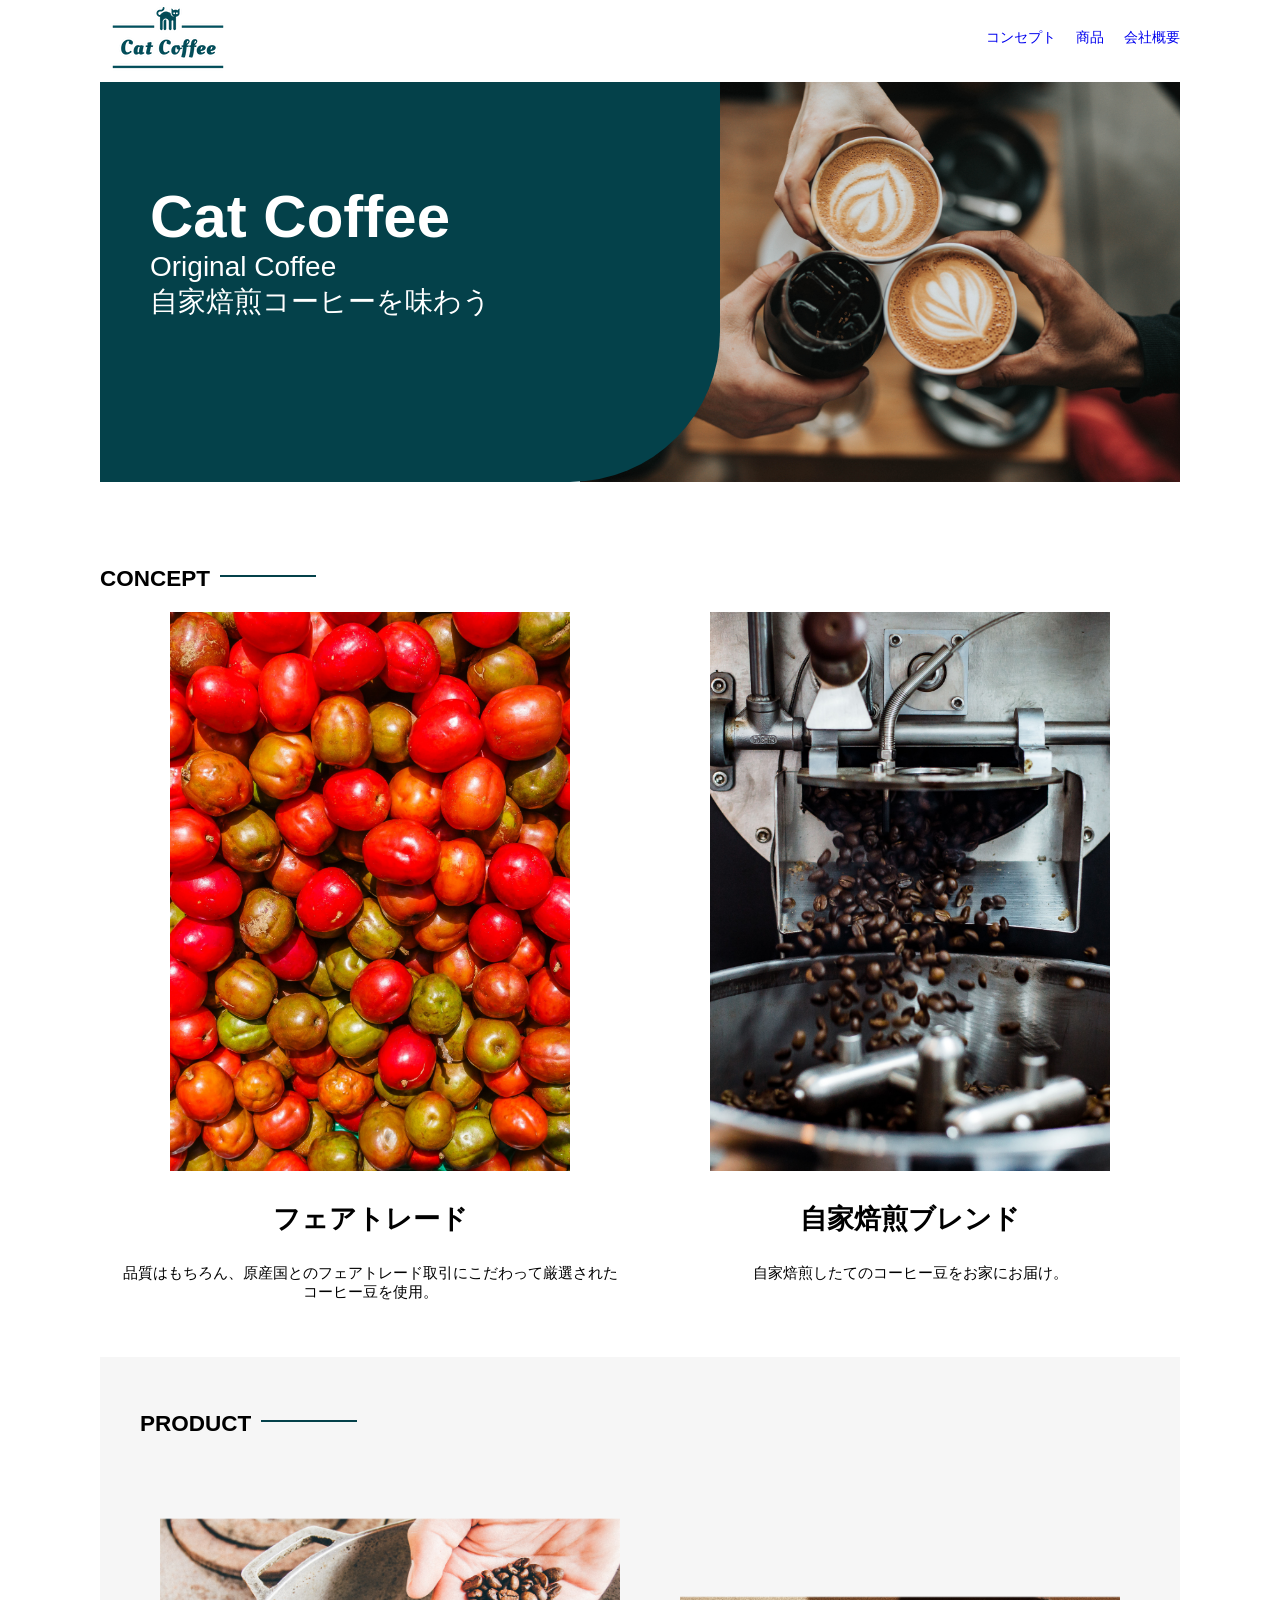
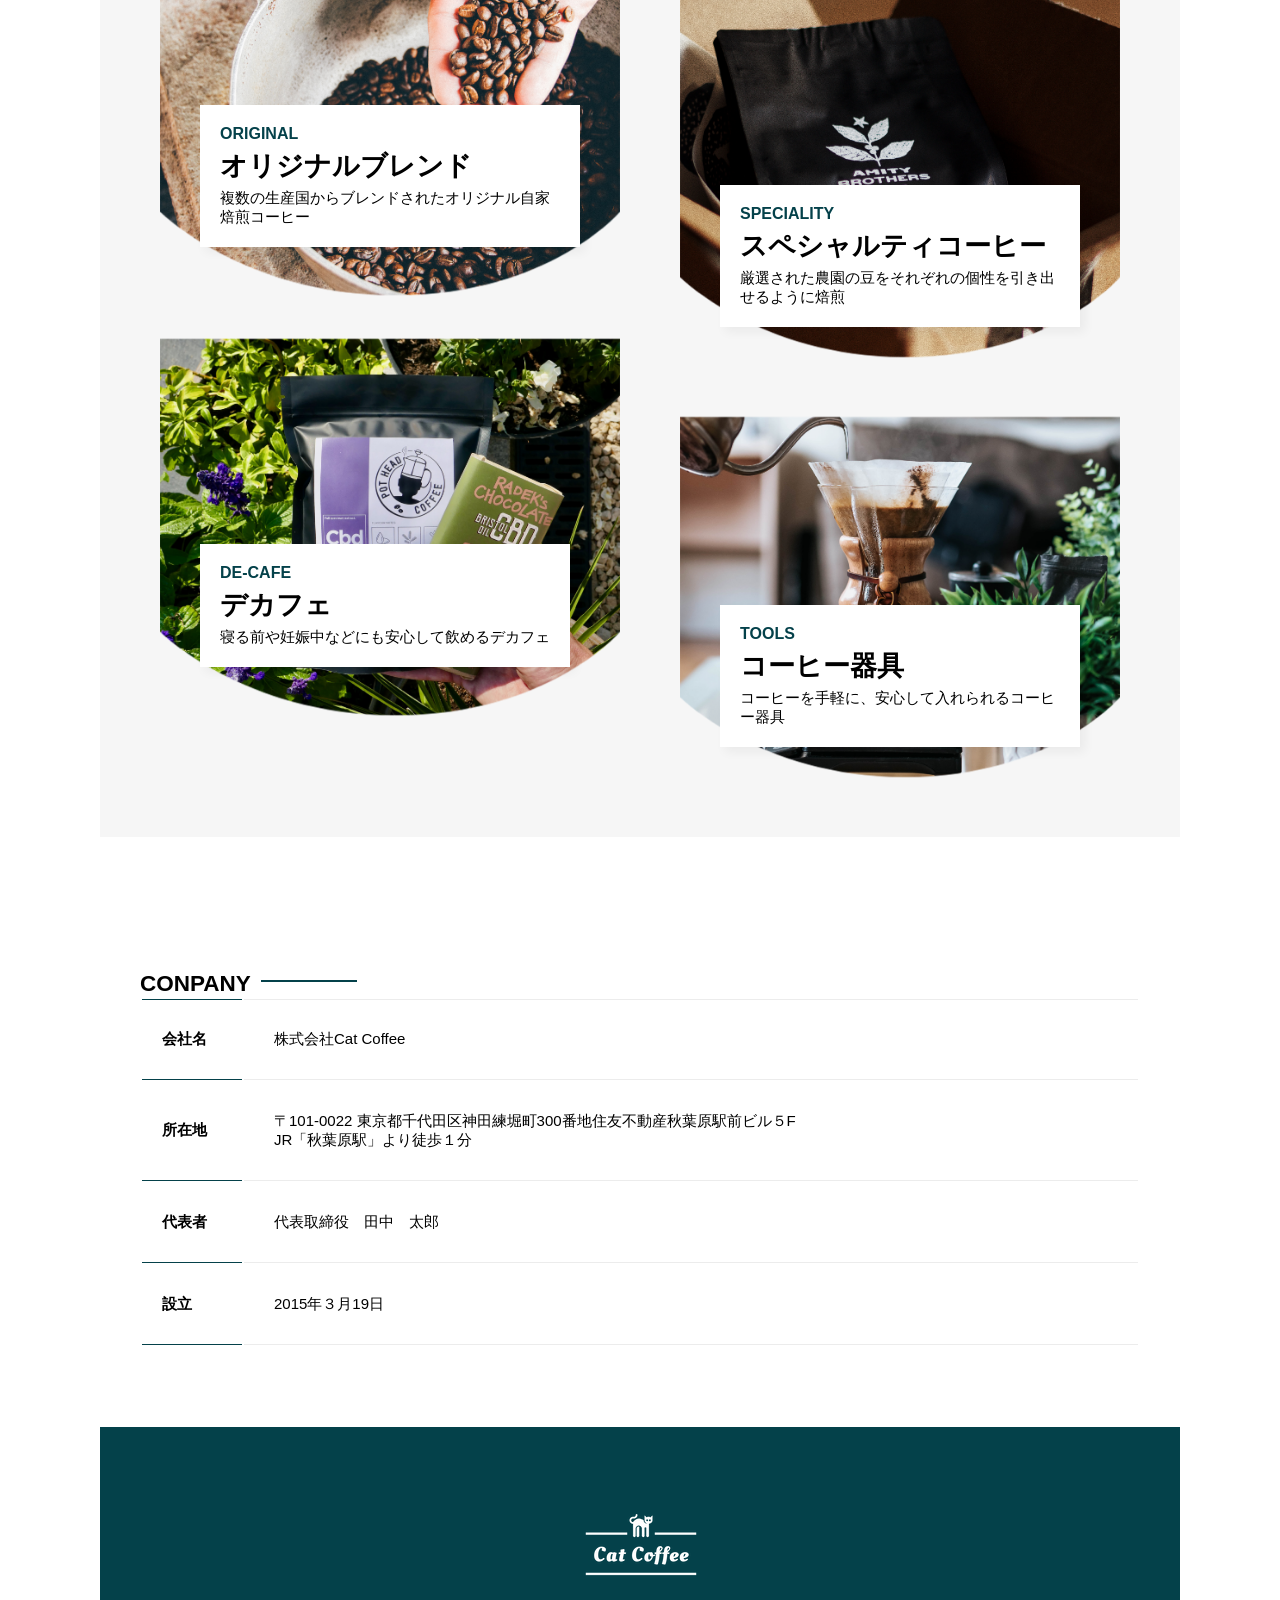
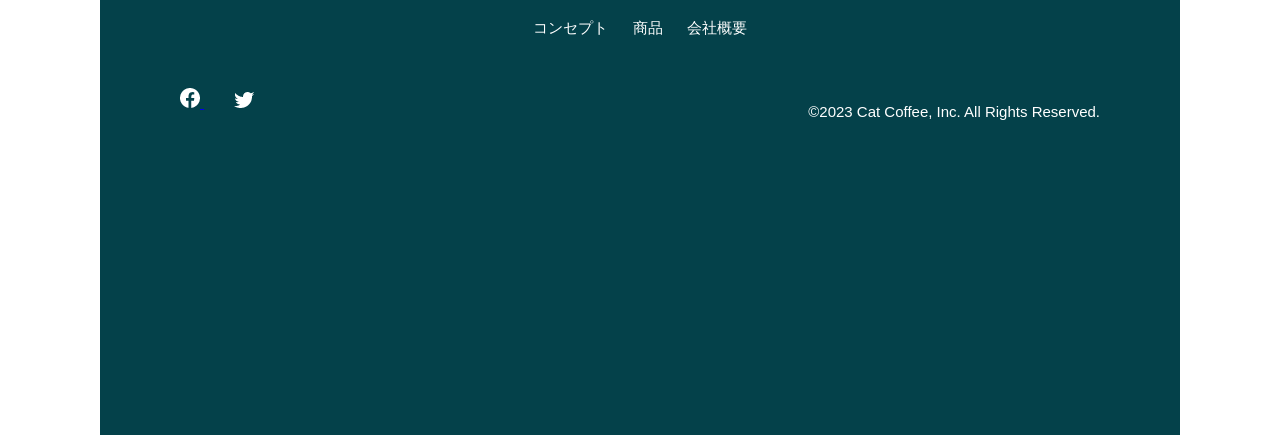
<file: cat-coffee/index.html>
<!DOCTYPE html>
<html lang="ja>"

<head>
    <meta charset="UTF-8">
    <meta name="description" content="Cat Coffee">
    <meta name="viewport" content="width=device-width, initial-scale=1.0">

    <title>Cat Coffee</title>

    <link rel="stylesheet" href="style.css">
</head>

<body>

    <!--ヘッダー-->
    <header>

    <!--ロゴ-->
    <a href="index.html"  id="logo">
        <img src="images/logo-cat-coffee.png" alt="Cat Coffee">
    </a> 
    
    <!--ナビゲーション-->
    <nav id="nav-pc">
        <ul>
            <li><a href="index.html#concept">コンセプト</a></li>
            <li><a href="index.html#product">商品</a></li>
            <li><a href="index.html#company">会社概要</a></li>
        </ul>
    </nav>

    </header>
    <!--メインビジュアル-->
    <main>
        <article>

            <section id="main-visual">

                <div id="main-message">
                    <h1>Cat Coffee</h1>
                    <p>Original Coffee</p>
                    <p>自家焙煎コーヒーを味わう</p>
                </div>

                <img src="images/index/index-main-coffee.jpg" alt="コーヒーを淹れる画像">
            </section>
    <!--コンセプト--> 
    <section id="concept">
        <h2 class="index-h2">CONCEPT</h2>
        <div id="concept-flex">

    <!--要素１--> 
    <div>
        <img
           class="concept-photo"
           src="images/index/index-fair-trade.jpg" alt="コーヒー果実">

           <h3>フェアトレード</h3>

           <p>品質はもちろん、原産国とのフェアトレード取引にこだわって厳選されたコーヒー豆を使用。</p>
    </div>
    <!--要素２-->
    <div>
        <img
           class="concept-photo"
           src="images/index/index-house-brend.jpg" alt="自家焙煎ブレンド">

           <h3>自家焙煎ブレンド</h3>

           <p>自家焙煎したてのコーヒー豆をお家にお届け。</p>
    </div>      
        </div>
    </section>
    <!--商品セクション-->
    <section id="product">
        <h2 class="index-h2">PRODUCT</h2>
        <div>
            <!--左側-->
            <div id="product-left">
                <!--商品１-->
                <div>
                    <img
                    class="product-photo"
                    src="images/index/index-originalblend.png" alt="オリジナルブレンド">

                    <div class="product-explain">
                        <span>ORIGINAL</span>
                        <h3>オリジナルブレンド</h3>
                        <p>複数の生産国からブレンドされたオリジナル自家焙煎コーヒー</p>
                    </div>
                </div>                    
                <!--商品２-->
                <div>
                    <img
                    class="product-photo"
                    src="images/index/index-decaf.png" alt="デカフェコーヒー">

                    <div class="product-explain">
                        <span>DE-CAFE</span>
                        <h3>デカフェ</h3>
                        <p>寝る前や妊娠中などにも安心して飲めるデカフェ</p>
                    </div>
                </div>   
            </div>
            <!--右側-->
            <div id="product-right">
                <!--商品２−１-->
                <div>
                    <img
                    class="product-photo"
                    src="images/index/index-specialty.png" alt="スペシャルティコーヒー">

                    <div class="product-explain">
                        <span>SPECIALITY</span>
                        <h3>スペシャルティコーヒー</h3>
                        <p>厳選された農園の豆をそれぞれの個性を引き出せるように焙煎</p>
                    </div>
                </div>    
                <!--商品２−２-->
                 <div>
                    <img
                    class="product-photo"
                    src="images/index/index-coffee-tool.png" alt="コーヒー器具">

                    <div class="product-explain">
                        <span>TOOLS</span>
                        <h3>コーヒー器具</h3>
                        <p>コーヒーを手軽に、安心して入れられるコーヒー器具</p> 
                    </div>      
                </div>
            </div>
        </div>
    </section>        
            <!--会社概要セクション-->
            <section id="company">
                <h2 class="index-h2">CONPANY</h2>

                <table id="company-table">
                    <!--１行目-->
                    <tr>
                        <th class="tableheader tableheader-first">会社名</th>
                        <td class="cell cell-first">株式会社Cat Coffee</td>
                    </tr>
                    <!--2行目-->
                    <tr>
                        <th class="tableheader">所在地</th>
                        <td class="cell">〒101-0022 東京都千代田区神田練堀町300番地住友不動産秋葉原駅前ビル５F
                        <br>JR「秋葉原駅」より徒歩１分
                        </td>
                    </tr>
                    <!--3行目-->
                    <tr>
                         <th class="tableheader">代表者</th>
                         <td class="cell">代表取締役　田中　太郎</td>
                    </tr>
                    <!--4行目-->
                    <tr>
                        <th class="tableheader">設立</th>
                        <td class="cell">2015年３月19日</td>
                    </tr>
                </table>
            </section>
                 </article>
    </main>
    <!--フッター-->
    <footer>
        <div id="footer-logo">
            <img
            src="images/logo-cat-coffee-white.png" alt="Cat Coffee">
        </div>
        <div id="footer-link">
            <a href="index.html#concept">コンセプト</a>
            <a href="index.html#product">商品</a>
            <a href="index.html#company">会社概要</a>
        </div>
        <div id="sns-footer">
            <a href="https//www.facebook.com/sejuku2013">
                <img 
                src="images/index/button-facebook.png" alt="Facebookのリンク">
            </a>

            <a href="https//twitter.com/samuraijuku">
                <img
                src="images/index/button-twitter.png" alt="Twitterのリンク">
            </a>

            <p id="copyright">
                &copy;2023 Cat Coffee, Inc. All Rights Reserved.</p>           
        </div>
    </footer>
</body>
</html>
</file>
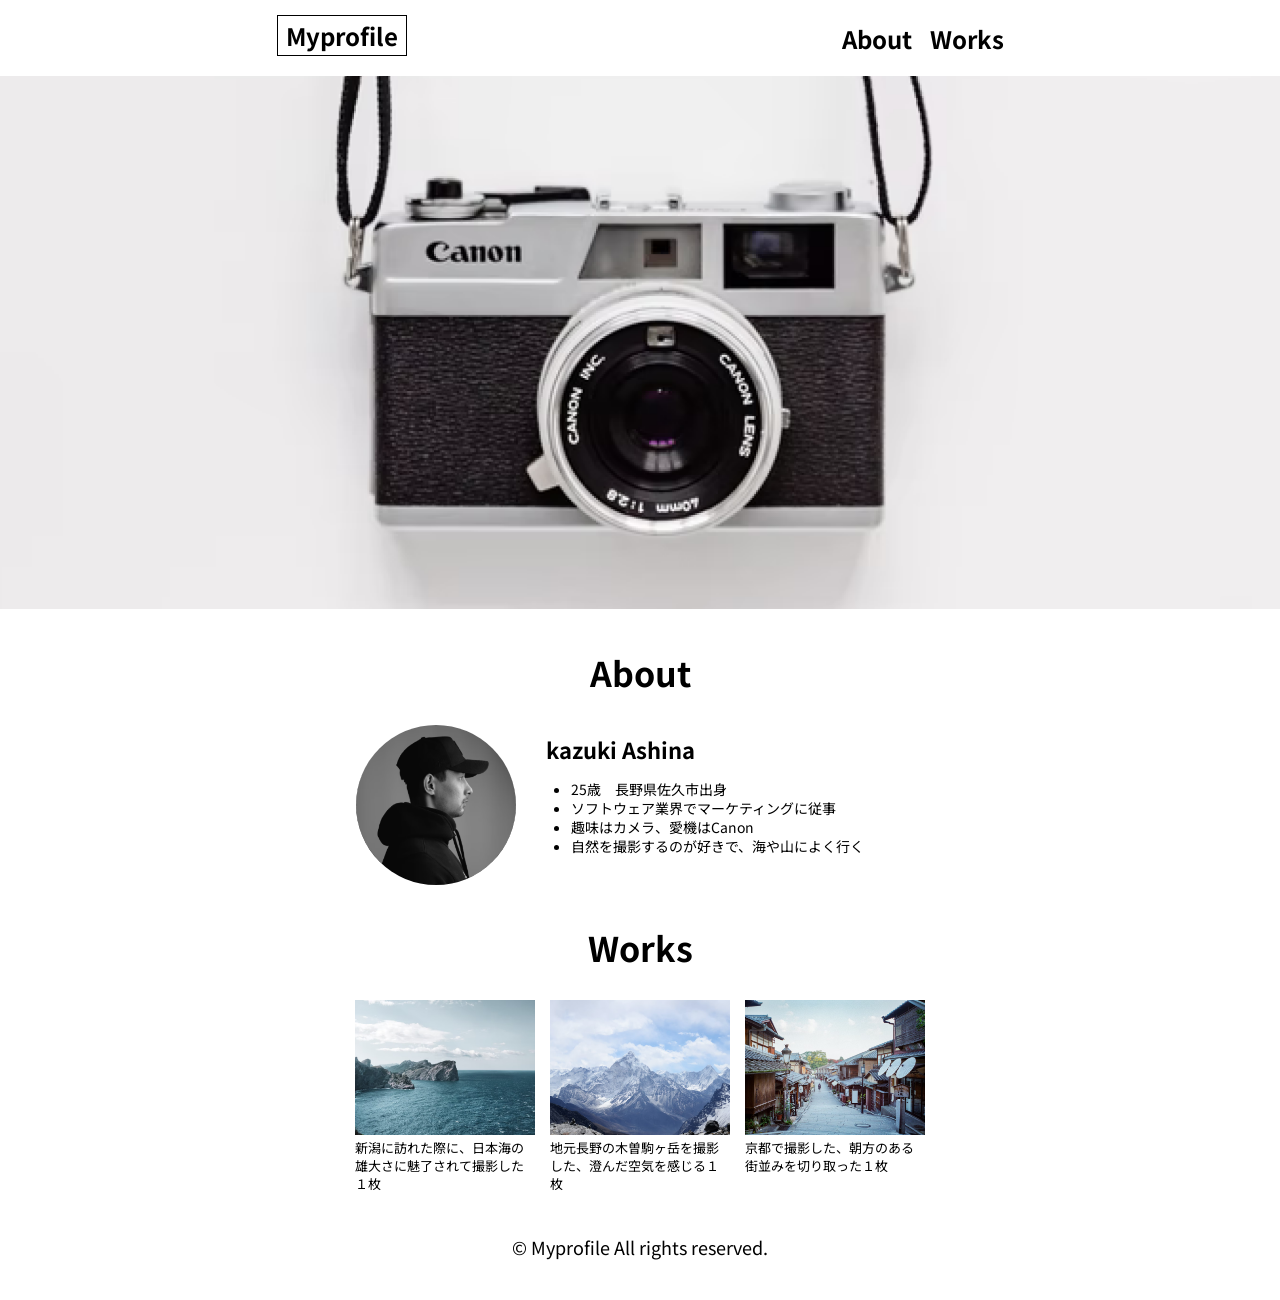
<file: kadai_001/index.html>
<!DOCTYPE html>
<html lang="ja">
    <head>
        <link rel="preconnect" href="https://fonts.googleapis.com">
<link rel="preconnect" href="https://fonts.gstatic.com" crossorigin>
<link href="https://fonts.googleapis.com/css2?family=Noto+Sans+JP:wght@100..900&display=swap" rel="stylesheet">
        <meta charset="UTF-8">
        <meta name="viewport" content="width=device-width, initial-scale=1.0">
        <title>Myprofile</title>
        <link rel="stylesheet" href="css/style.css">
    </head>

    <body>
      <!--　ヘッダー　-->
      <header>
        <div class="header-inner"> 
      
          <!-- サイトタイトル -->
            <h1>Myprofile</h1>

          <!-- ナビゲーションメニュー -->
            <nav>
               <ul>
              <li><a href="#about">About</a></li>
              <li><a href="#works">Works</a></li>
               </ul>
            </nav>
        </div>
      </header>

       <!--　メイン　-->
       <main>

         <!--　メインビジュアル　-->
         <section class="main-visual">
            <img src="images/main.png" alt="カメラの写真">
         </section>

         <!--　aboutセクション　-->
         <section id="about">
            <h2>About</h2>
    <div class="about-inner">
              
         <!--　プロフィール画像　-->
         <img src="images/about.png"  alt="プロフィール写真"> 
         
         <!--　プロフィール文　-->
         <div class="about-text">
            <h3>kazuki Ashina</h3>
　　　　　　　　<ul>
                <li>25歳　長野県佐久市出身</li>
                <li>ソフトウェア業界でマーケティングに従事</li>
                <li>趣味はカメラ、愛機はCanon</li>
                <li>自然を撮影するのが好きで、海や山によく行く</li>
            </ul>
         </div>
    </div>
         </section>

         <!--　Worksセクション　-->
         <section id"="works">
            <h2>Works</h2>
         <div class="works-inner">

            <!--　作品１ -->
            <div class="works-item">
                <img src="images/works1.png" alt="海の写真">
                <p>新潟に訪れた際に、日本海の雄大さに魅了されて撮影した１枚</p>
            </div>

            <!--　作品２　-->
            <div class="works-item">
                <img src="images/works2.png" alt="山の写真">
                <p>地元長野の木曽駒ヶ岳を撮影した、澄んだ空気を感じる１枚</p>
            </div>
            
            <!--　作品3　-->
            <div class="works-item">
                <img src="images/works3.png" alt="街並みの写真">
                <p>京都で撮影した、朝方のある街並みを切り取った１枚</p>
            </div>    
         </div> 
        </section>   

       </main>

       <!--　フッター　-->
       <footer>
        <p>© Myprofile All rights reserved.</p>
       </footer>
        
    </body>
</html>
</file>
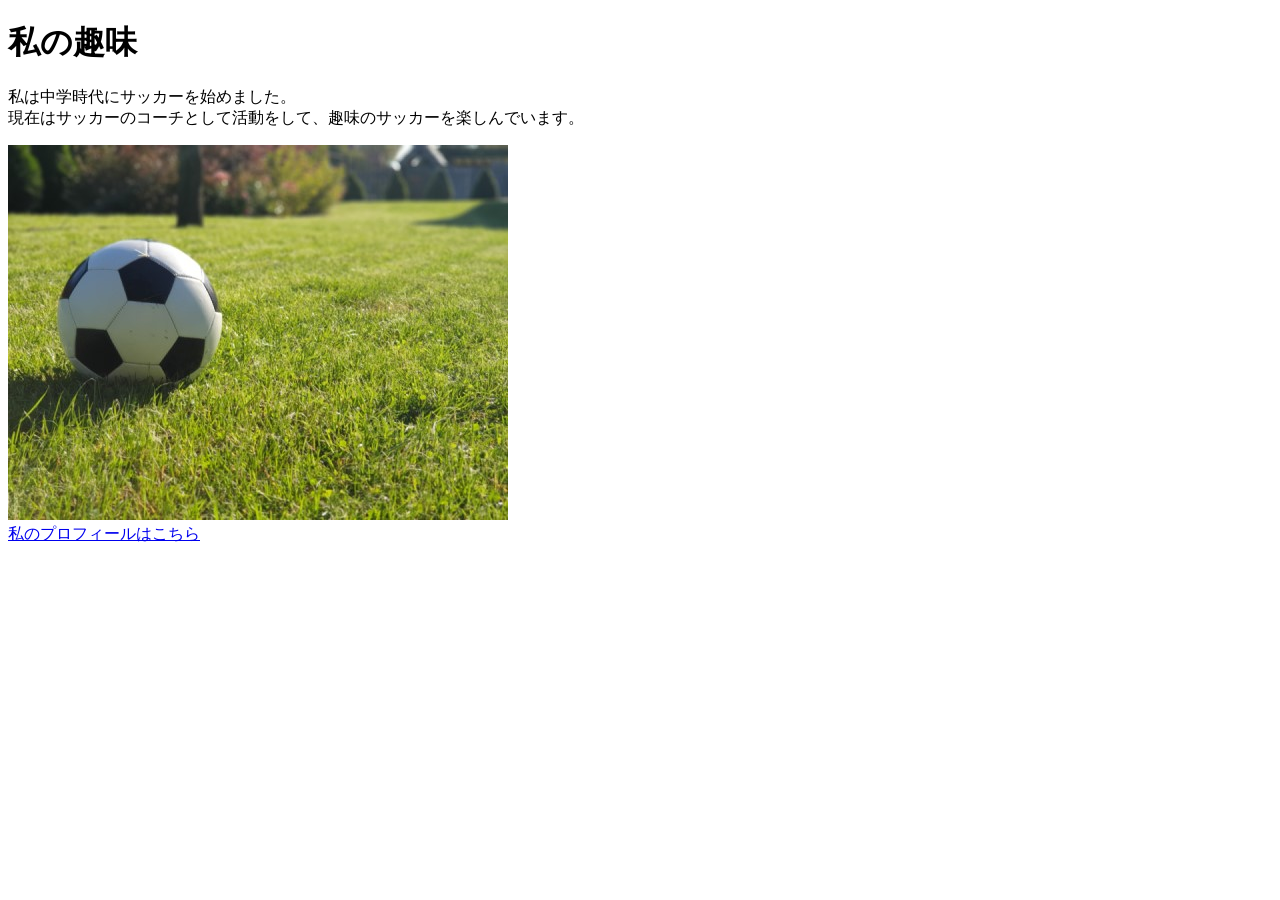
<file: kadai_005/index.html>
<!DOCTYPE html>
<html>
<head>
  <title>5章課題</title>
  <meta name="description" content="このページは5章の課題です。">
  <meta charset="UTF-8">
</head>
<body>
  <h1>私の趣味</h1>
  <p>私は中学時代にサッカーを始めました。<br>
    現在はサッカーのコーチとして活動をして、趣味のサッカーを楽しんでいます。
  </p>
  <img src="sample.jpg" alt="サッカーボールの画像"><br>
  <a href="https://x.com/samuraijuku">
    私のプロフィールはこちら</a>
</body>
</html>
</file>
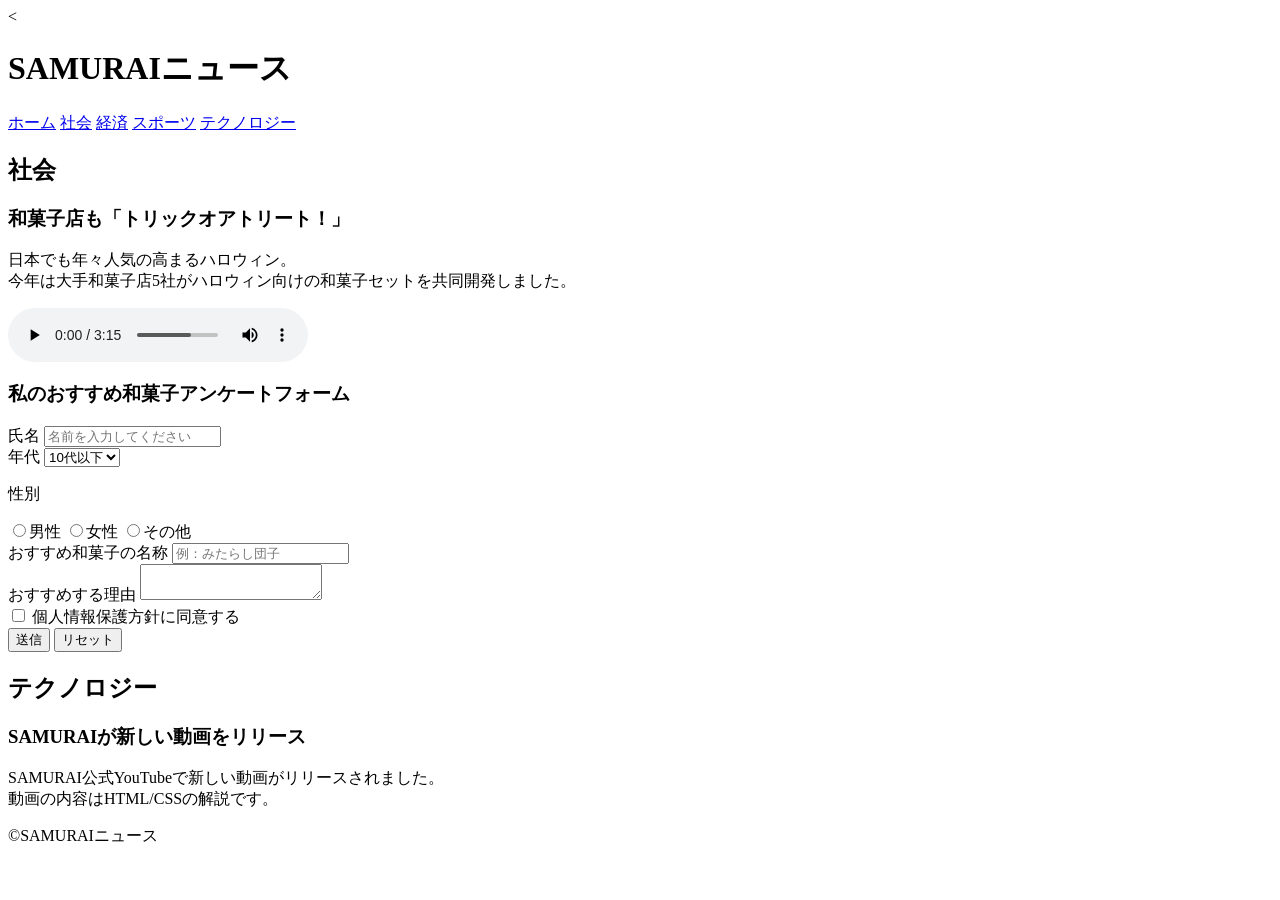
<file: kadai_008/kadai_008.html>
<<!DOCTYPE html>
<html>
<head>
  <title>8章課題</title>
  <meta name="description" content="このページは8章の課題です。">
  <meta charset="UTF-8">
</head>
<body>
  <header>
    <h1>SAMURAIニュース</h1>
    <nav>
      <a href="https//www.sejuku.net/">ホーム</a>
      <a href="https://www.sejuku.net/">社会</a>
      <a href="https://www.sejuku.net/">経済</a>
      <a href="https://www.sejuku.net/">スポーツ</a>
      <a href="https://www.sejuku.net/">テクノロジー</a>
   </nav>  
  </header>
  <main>
    <article>
      <h2>社会</h2>
      <section>
        <h3>和菓子店も「トリックオアトリート！」</h3>
        <p>日本でも年々人気の高まるハロウィン。<br>
        今年は大手和菓子店5社がハロウィン向けの和菓子セットを共同開発しました。</p>
       
    <audio src="ichi.mp3" controls></audio>
    </section>
      <section>
        <h3>私のおすすめ和菓子アンケートフォーム</h3>
        <form>
          <label for="name">氏名</label>
<input type="text" id="name" placeholder="名前を入力してください">

<br>

<label for="age">年代</label>
<select id="age">
  <option>10代以下</option>
  <option>20代</option>
  <option>30代</option>
  <option>40代以上</option>
</select>

<br>

<p>性別</p>
<label><input type="radio" name="gender" value="男性">男性</label>
<label><input type="radio" name="gender" value="女性">女性</label>
<label><input type="radio" name="gender" value="その他">その他</label>

<br>

<label for="wagashi">おすすめ和菓子の名称</label>
<input type="text" id="wagashi" placeholder="例：みたらし団子">

<br>

<label for="reason">おすすめする理由</label>
<textarea id="reason"></textarea>

<br>

<label>
  <input type="checkbox">
  個人情報保護方針に同意する
</label>

<br>

<input type="submit" value="送信">
<input type="reset" value="リセット">
        </form>
      </section>
    </article>
    <article>
      <h2>テクノロジー</h2>
      <section>
        <h3>SAMURAIが新しい動画をリリース</h3>
        <P>SAMURAI公式YouTubeで新しい動画がリリースされました。<br>
        動画の内容はHTML/CSSの解説です。</P>
      </section>
    </article>
  </main>
  <footer>
    <p>&copy;SAMURAIニュース</p>
  </footer>
</body>
</html>
</file>
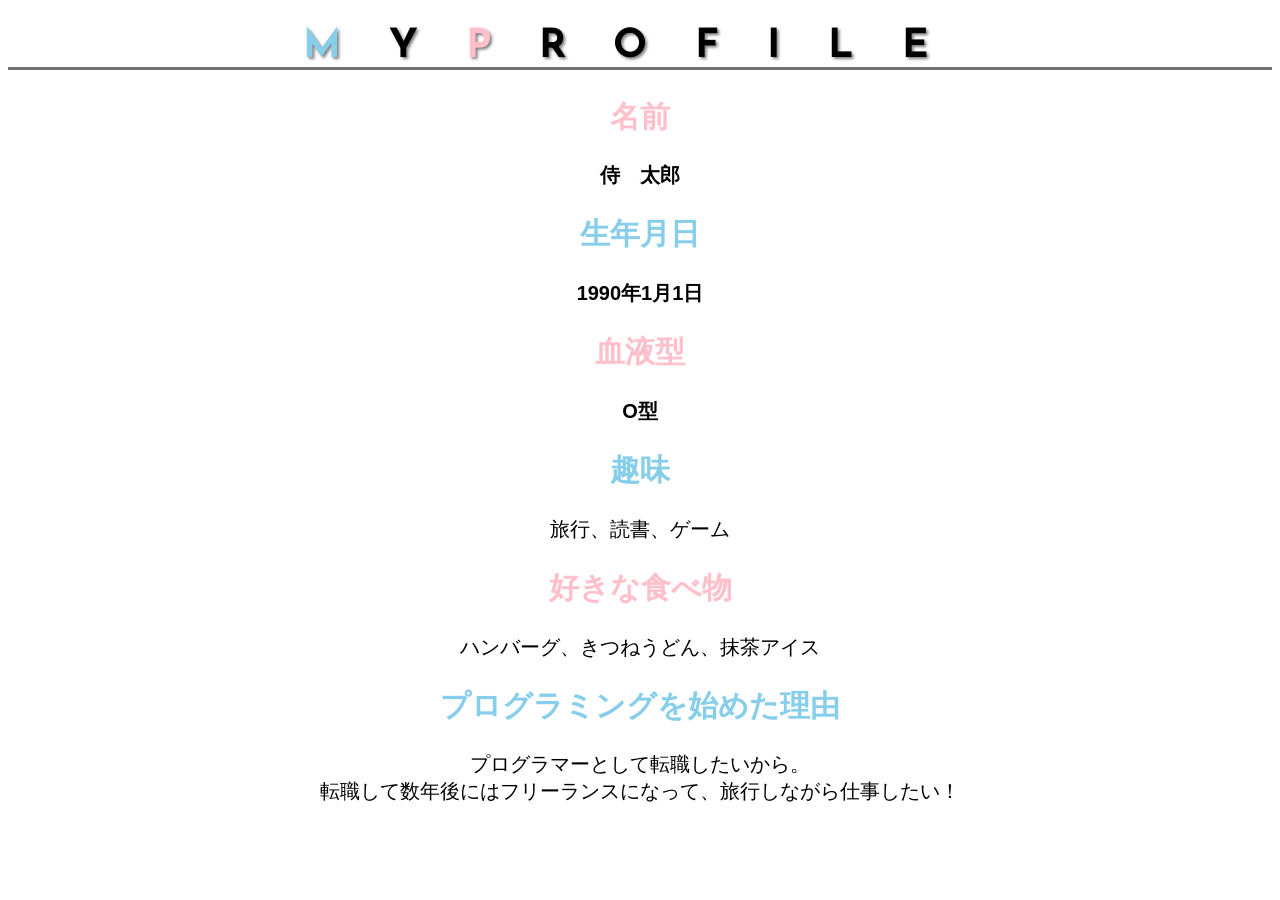
<file: kadai_015/kadai_015.html>
<!DOCTYPE html>
<html>
<head>
  <title>15章課題</title>
  <meta charset="UTF-8">
  <meta name="description" content="このページは15章の課題です。">
  <link rel="stylesheet" href="style.css">
  <link rel="preconnect" href="https://fonts.googleapis.com">
  <link rel="preconnect" href="https://fonts.gstatic.com" crossorigin>
  <link href="https://fonts.googleapis.com/css2?family=Josefin+Sans&display=swap" rel="stylesheet">
</head>
<body>
  <h1><span class="blue">M</span>Y<span class="pink">P</span>ROFILE</h1>
  <div id="basic">
    <h2 class="pink">名前</h2>
    <p>侍　太郎</p>
    <h2 class="blue">生年月日</h2>
    <p>1990年1月1日</p>
    <h2 class="pink">血液型</h2>
    <p>O型</p>
  </div>
  <h2 class="blue">趣味</h2>
  <p>旅行、読書、ゲーム</p>
  <h2 class="pink">好きな食べ物</h2>
  <p>ハンバーグ、きつねうどん、抹茶アイス</p>
  <h2 class="blue">プログラミングを始めた理由</h2>
  <p>プログラマーとして転職したいから。<br>転職して数年後にはフリーランスになって、旅行しながら仕事したい！</p>
</body>
</html>
</file>
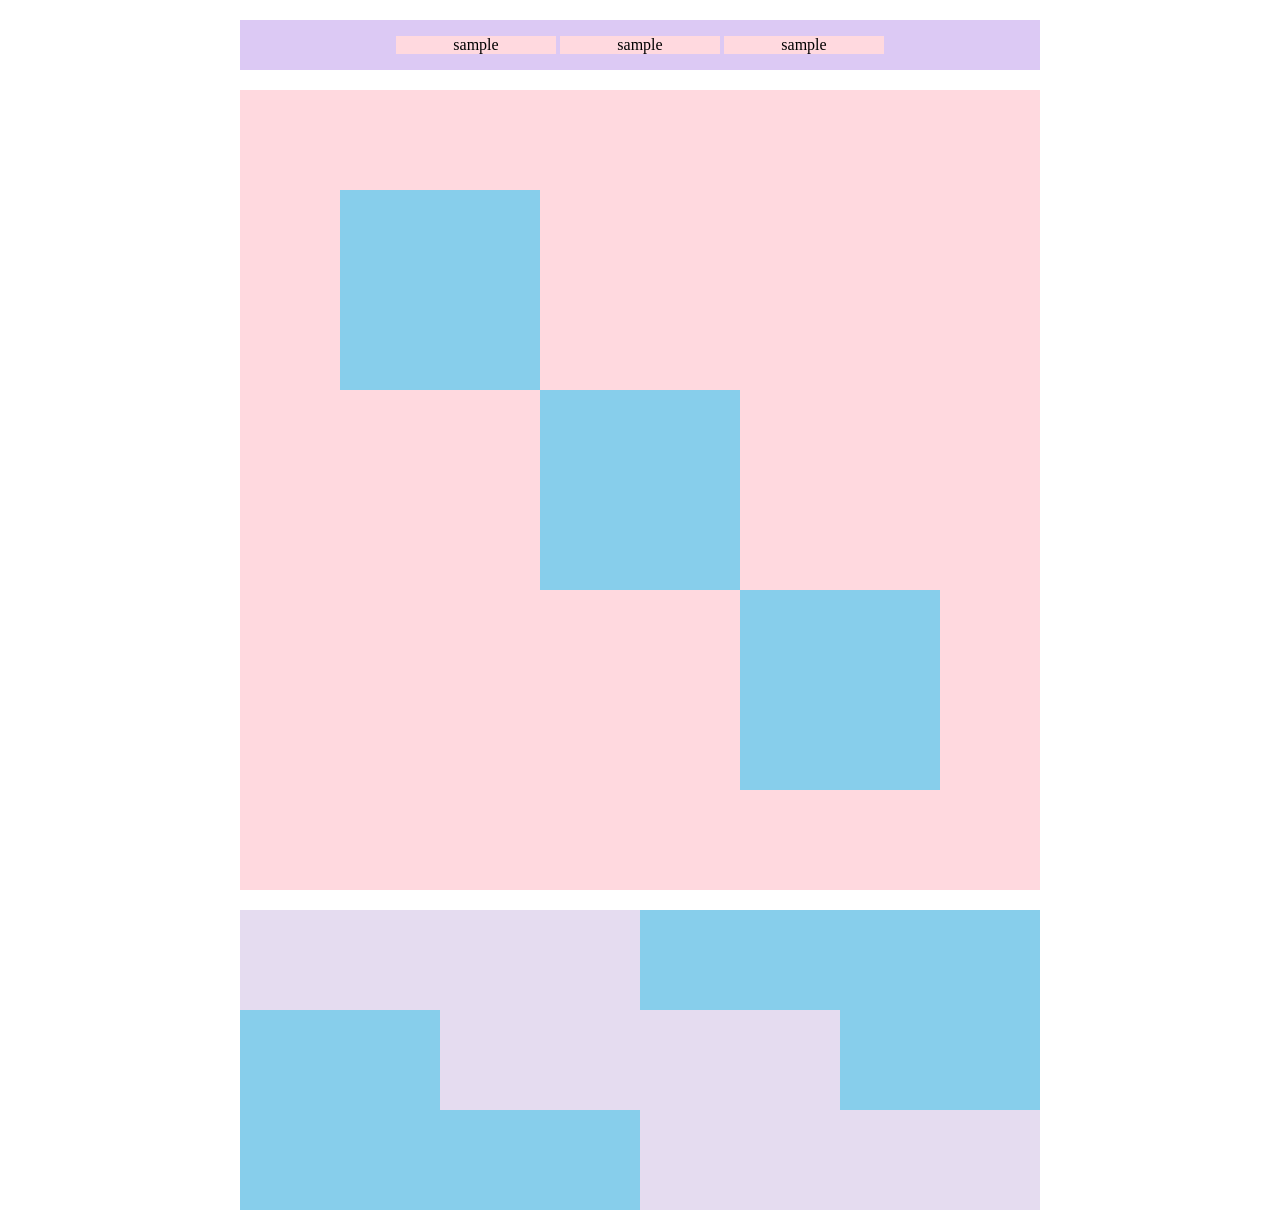
<file: kadai_018/kadai_018.html>
<!DOCTYPE html>
<html>
<head>
  <meta charset="UTF-8">
  <link rel="stylesheet" href="style.css">
  <meta name="description" content="このページは18章の課題です。">
  <title>18章課題</title>
</head>
<body>
  <div id="top">
    <p class="top-child">sample</p>
    <p class="top-child">sample</p>
    <p class="top-child">sample</p>
  </div>
  <div id="middle">
    <div id="middle-child01"></div>
    <div id="middle-child02"></div>
    <div id="middle-child03"></div>
  </div>
  <div id="bottom">
    <div id="bottom-child01"></div>
    <div id="bottom-child02"></div>
    <div id="bottom-child03"></div>
  </div>
</body>
</html>
</file>
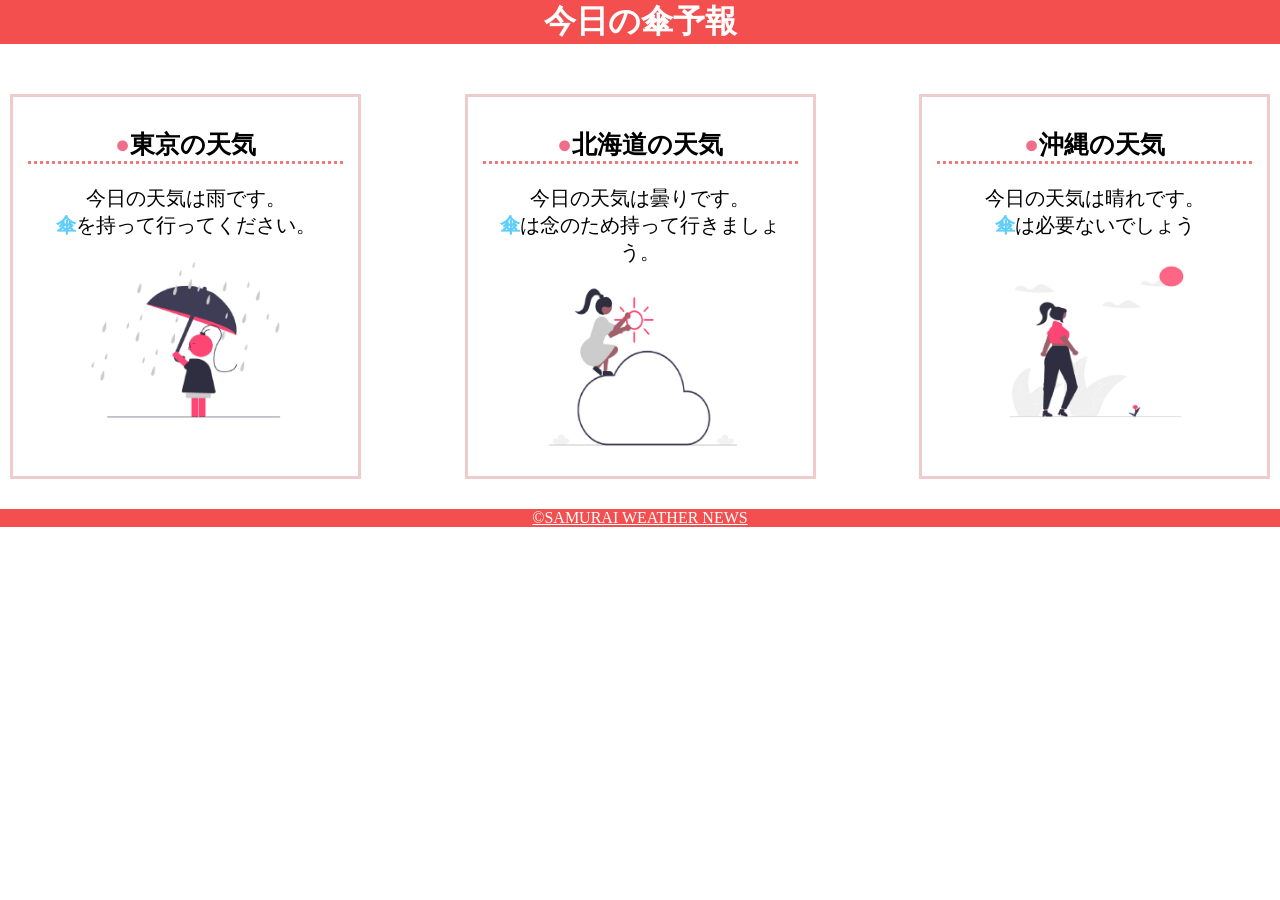
<file: kadai_022/kadai_022.html>
<!DOCTYPE html>
<html>
    <head>
        <meta charset="UTF-8">
        <meta name="viewport" content="width=device-width, initial-scale=1.0">
        <link rel="stylesheet" href="style.css">
        <meta name="description" content="このページは22章の課題です。">
        <title>22章課題</title>
    </head>
    <body>
       
        <header>
            <h1>今日の傘予報</h1>
        </header>  
 
        <main>

            <div id="parent">
                <div class="contents">
                    <h2>東京の天気</h2>
                    <p>今日の天気は雨です。</p>
                    <p>傘を持って行ってください。</p>
                    <img src="images/rainy.png" alt="雨">
                </div>
 
                <div class="contents">
                    <h2>北海道の天気</h2>
                    <p>今日の天気は曇りです。</p>
                    <p>傘は念のため持って行きましょう。</p>
                    <img src="images/cloudy.png" alt="曇り">
                </div>
 
                <div class="contents">
                    <h2>沖縄の天気</h2>
                    <p>今日の天気は晴れです。</p>
                    <p>傘は必要ないでしょう</p>
                    <img src="images/sunny.png" alt="晴れ">
                </div>

            </div>    
 
        </main>
 
        <footer>
            <a href="https://www.sejuku.net/corp/">&copy;SAMURAI WEATHER NEWS</a>
         </footer>
 
    </body>
</html>
</file>
<file: cat-coffee/style.css>
/*共通*/
body {
    font-family: "Source Sans Pro", "Hiragino kaku Gothic ProN", Meiryo, Arial, sans-serif;
    font-size: 15px;
    max-width: 1080px;
    margin: 0 auto 0 auto;
*{
    box-sizing: border-box;
}    
    
}

/* ヘッダー */
header {
    display: flex;
    justify-content: space-between;

}

/*ナビゲーションレイアウト*/
#nav-pc {
    text-align: right;
    font-size: 14px;
    padding-top: 15px;
}
/*ナビゲーションリンク*/
#nav-pc ul {
    display: flex;
    padding-left: 0;
}

#nav-pc li {
    margin-left: 20px;
    list-style: none;
}

#nav-pc a {
    text-decoration: none;
    color: 04414A;
}

#navi-pc a:hover {
    text-decoration: underline;
}

/*メインビジュアル*/
#main-visual {
    position: relative;
    height: 400px;
}

#main-visual > img {
    max-width: 600px;
    position: absolute;
    top: 0;
    right: 0;
    z-index: 10;
}
/* メインメッセージ */
#main-message {
    position: absolute;
    top: 0;
    left: 0;
    background-color: #04414A;
    color: #ffffff;
    border-radius: 0 0 150px 0;
    width: 100%;
    height: 100%;
    max-width: 620px;
    z-index: 11;
}
/* メインメッセージ見出し */
#main-message > h1 {
    font-size: 60px;
    font-weight: bold;
    margin: 100px 0 0 50px;
}

/* メインメッセージ文章 */
#main-message > p {
    font-size: 28px;
    margin: 0 0 0 50px;
}

/* コンセプト見出し */
h2 {
    margin: 40px 0 0 0;
}

/* コンセプト見出しの右線　*/
h2::after {
    content: url("images/line.png");
    margin-left: 10px;
}

/*コンセプト小見出し*/
h3 {
    font-size: 27px;
}

/* コンセプト */
#concept {
    margin: 80px auto 0 auto;

}

/* コンセプト横並び */
#concept-flex {
    display: flex;
    justify-content: center;
    text-align: center;
}

/* コンセプト各要素 */
#concept-flex > div {
    width: 50%;
    margin: 20px;
}

/* コンセプト画像 */
.concept-photo {
    width: 80%;
}

/* 商品セクション */
#product {
    background-color: #f6f6f6;
    margin: 20px 0 80px;
    padding: 10px 40px 40px;
}

/* 商品全体を横ならび */
#product > div {
    margin-top: 40px;
    display: flex;
}

/* 商品の左右カラム */
#product-left,
#product-right {
    width: 50%;
    margin: 0 20px;
}

/* 右下げ */
#product-right {
    margin-top: 80px;
}

/* 商品一つ分のブロック */
#product-left > div,
#product-right > div {
    position: relative;
    height: 420px;
}

/* 左カラムの商品位置 */
#product-left　> div {
    margin-right: 20px;
}

/* 右カラム */
#product-right > div {
    margin-left: 20px;
}
/* 商品画像 */
.product-photo {
    width: 100%;
}

/* 商品説明BOX */
.product-explain {
    background-color: #ffffff;
    position: absolute;
    left: 0;
    bottom: 50px;
    margin: 0 40px;
    padding: 20px;
    box-shadow: 5px 5px 10px rgba(0, 0, 0, 0.05);
}

/* 商品英語見出し */
.product-explain >span {
    color: #04414A;
    font-weight: bold;
    font-size: 16px;
    margin: 0;
}

/* 商品説明の見出し */
.product-explain > h3 {
    margin: 5px 0;
}

/* 商品説明文 */
.product-explain > p {
    margin: 0;
}

/* 会社概要セクション */
#company {
    margin: 80px auto 80px auto;
    padding: 10px 40px 0 40px;
}
#company-table {
    width: 100%;
}

.tableheader {
    text-align: left;
    padding: 20px;
    border-bottom-color: #04414A;
    border-bottom-width: 1px;
    border-bottom-style: solid;
    width: 100px;
}

.tableheader-first {
    border-top-color: #04414A;
    border-top-width: 1px;
    border-top-style: solid;
}

.cell {
    padding: 30px;
    border-bottom-color: #ececec;
    border-bottom-width: 1px;
    border-bottom-style: solid;
}

.cell-first {
    border-top-color: #ececec;
    border-top-width: 1px;
    border-top-style: solid;
}

/* フッター */
footer {
    background-color: #04414A;
    text-align: center;
    padding: 80px 80px 30% 80px;
}

#footer-logo {
    margin-bottom: 30px;
}

#footer-link {
    margin-bottom: 50px;
}
#footer-link >a {
    text-decoration: none;
    margin: 10px;
    color: #ffffff;
}
#footer-link >a:hover {
    text-decoration: underline;
}

#sns-footer {
    text-align: left;
    width: 100%;
}
#sns-footer > a {
    margin-right: 30px;
}

#copyright {
    color: #ffffff;
    float: right;
    
}
</file>
<file: kadai_001/css/style.css>
/* 全体　*/
* {
    box-sizing: border-box;
}

body {
    margin: 0;
    color: #000000;
    background-color: #ffffff;
    font-family: "Noto sans JP" , sans-serif;
}

/* ヘッダー　*/
header {
    width: 100%;
}

.header-inner {
    max-width: 767px;
    margin: 0 auto;
    padding: 20px;
    display: flex;
    justify-content: space-between;
    align-items: center;
}

h1 {
    margin: -5px 0 0;
    font-size: 24px;
    border: 1px solid #000000;
    padding: 2px 8px;
}

nav ul {
    margin: 0;
    padding: 0;
    display: flex;
    list-style: none;
    gap: 18px;
}

nav a {
    color: #000000;
    text-decoration: none;
    font-size: 24px;
    font-weight: 700;

}

/* メインビジュアル */
.main-visual img {
    width: 100%;
    display: block;
}

.main-visual {
    max-width: none;
    width: 100%;
}

/* 共通 */
main {
    width: 100%;
}

section {
    max-width: 960px;
    margin: 0 auto;
}

h2 {
    font-size: 34px;
    text-align: center;
}

/* About */
.about-inner {
    display: flex;
    justify-content: center;
    align-items: center;
    gap: 50px;
    position: relative;
    left:-30px;
}

.about-inner img {
    width: 160px;
    height: 160px;
    object-fit: cover;
    border-radius: 85%;
}

#about {
    max-width: 767px;
    margin: 0 auto;
    padding: 10px 20px 10px;
}

#about h2 {
    font-size: 34px;
    margin: 5 0 20px;
    
}

.about-text h3 {
    font-size: 22px;
    margin-left: -20px;
    margin-top: -20px;
}

.about-text li {
    font-size: 14px;
    line-height: 1.2;
    margin-bottom: 2px;
    

}

.about-text ul {
    margin: 0;
    padding-left: 5px;
    margin-top: -30px;

}


/* works */
.works-inner {
    display: flex;
    justify-content: center;
    gap: 15px;
}

.works-item {
    width: 180px;
}

.works-item img {
    width: 180px;
    display: block;
}

.works-item p {
    font-size: 13px;
    line-height: 1.4;
    margin: 4px 0 0;
}

.works-item h2 {
    font-size: 24px;
    margin: 0 0 15px;
}

#works {
    max-width: 620px;
    margin: 0 auto;
    padding: 10px 20px 20px;
}

/* フッター */
footer {
    text-align: center;
    padding: 40px 0;
}

footer p {
    margin: 0;
    font-size: 18px;
}

/* スマホ用 */
@media screen and (max-width: 767px) {
    body {
        max-width: 375px;
        margin: 0 auto;
    }

    main {
        width: 100%;
    }

    #about,
    #works {
        width: 100%;
        box-sizing: border-box;
    }
    
    .works-inner {
        flex-direction: column;
        align-items: center;
    }

    .works-item {
        width: 280px;
        max-width: 100%;
    }

    .works-item img {
        width: 100%;
        height: auto;
    }

    #about .about-inner {
        display: flex;
        flex-direction: column;
        align-items: center;
        gap: 20px;
        position: static;
        
    }

    #about .about-inner img {
        position: static;
        left: auto;
        right: auto;
        transform: none;
        width: 180px;
        height: 180px;
        margin: 0 auto;
    }

    #about .about-text {
        position: static;
        left: 60px;
        margin: 0;
        width: 320px;
        max-width: 100%;
        margin: 0;
    }

    main {
        max-width: 600px;
        margin: 0 auto;
    }
    
}
</file>
<file: kadai_015/style.css>
body {
  font-family: "Arial", "meiryo",sans-serif;
  text-align: center;
}
html {
   font-size: 20px;
}
.pink{
    color: rgb(255, 192, 203);
}
.blue{
    color: skyblue;
}
h1 {
    font-family: "Josefin Sans",sans-serif;
    font-size: 2rem;
    letter-spacing: 1.2em;
    text-shadow: 2px 2px 3px gray;
    border-bottom: 3px solid rgb(115,115,114);
}
#basic P{
    font-weight: bold;
}
</file>
<file: kadai_018/style.css>
#top {
  width: 800px;
  background-color: #dcc9f4;
  margin: 20px auto;
  text-align: center;
}

.top-child {
  width: 20%;
  background-color: #ffd9df;
  display: inline-block;
}

#middle {
  width: 800px;
  height: 800px;
  margin: 20px auto;
  background-color: #ffd9df;
}

#middle-child01,
#middle-child02,
#middle-child03 {
  width: 200px;
  height: 200px;
  background-color: #87ceeb;
}

#middle {
  position: relative;
}

#middle-child01 {
  position: absolute;
  top: 100px;
  left: 100px;
}

#middle-child02 {
  position: absolute;
  top: 300px;
  left: 300px;
}

#middle-child03 {
  position: absolute;
  top: 500px;
  left: 500px;
}

#bottom {
  width: 800px;
  height: 300px;
  margin: 0 auto;
  background-color: #87ceeb;
}

#bottom-child01,
#bottom-child02,
#bottom-child03 {
  width: 400px;
  height: 100px;
  background-color: #e5dcf0;
}

#bottom-child02 {
  position: relative;
  left: 200px;
}

#bottom-child03 {
  position: relative;
  left: 400px;
}
</file>
<file: kadai_022/style.css>
h1,
p,
body {
    margin: 0;
}
.contents p,
.contents a {
    font-size: 20px;
}

header{
    margin-bottom: 20px;
    background-color: rgb(244,79,79);
    text-align: center;
}

h1{
    color: rgb(255,255,255);
    }
main {
    padding: 10px;
}

#parent {
    display:flex;
    justify-content: space-between;
}

.contents {
    border: 3px solid rgb(238,204,204);
    flex-basis: 25%;
    padding: 10px 15px;
    margin: 20px 0;
    text-align: center;
}

h2 {
    font-size: 25px;
    border-bottom: 3px dotted rgb(236,122,122);
}

h2::before{
    content:"●";
    color: rgb(239,111,139);
}

.contents p:nth-of-type(2)::first-letter{
    font-weight: bold;
    color: rgb(97,206,249);
}
.contents img{
    margin: 10px 0;
    width: 70%;
    }

footer {
    background-color: rgb(244,79,79);
    text-align: center;
}

footer a{
    color: rgb(255,255,255);
}

footer a:visited{
    color: rgb(193,234,251);
}

footer a:hover{
    color: rgb(245,178,168);
}

@media screen and (max-width:768px) {
    h2{
        font-size: 30px;
    }
    p{
        font-size: 25px;
    }
    #parent{
        flex-direction: column;
        
    }
    
}
</file>
